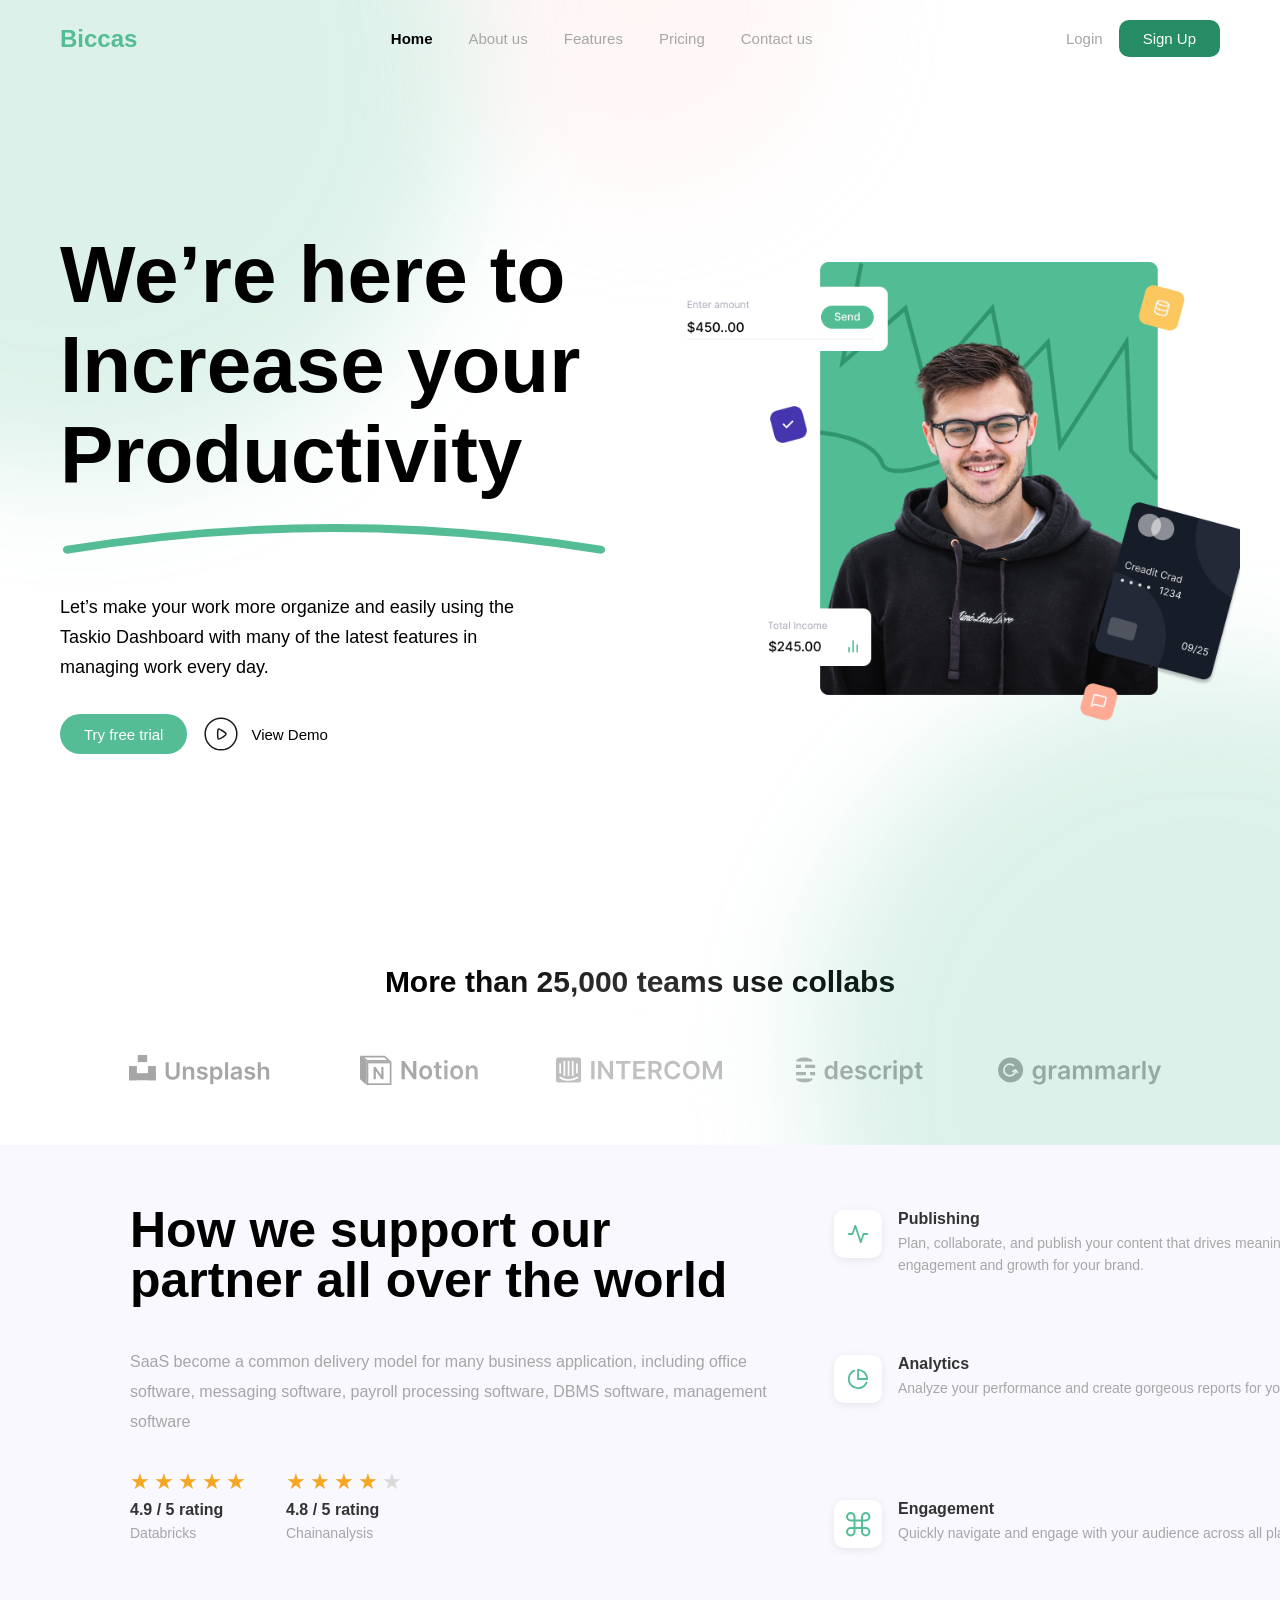
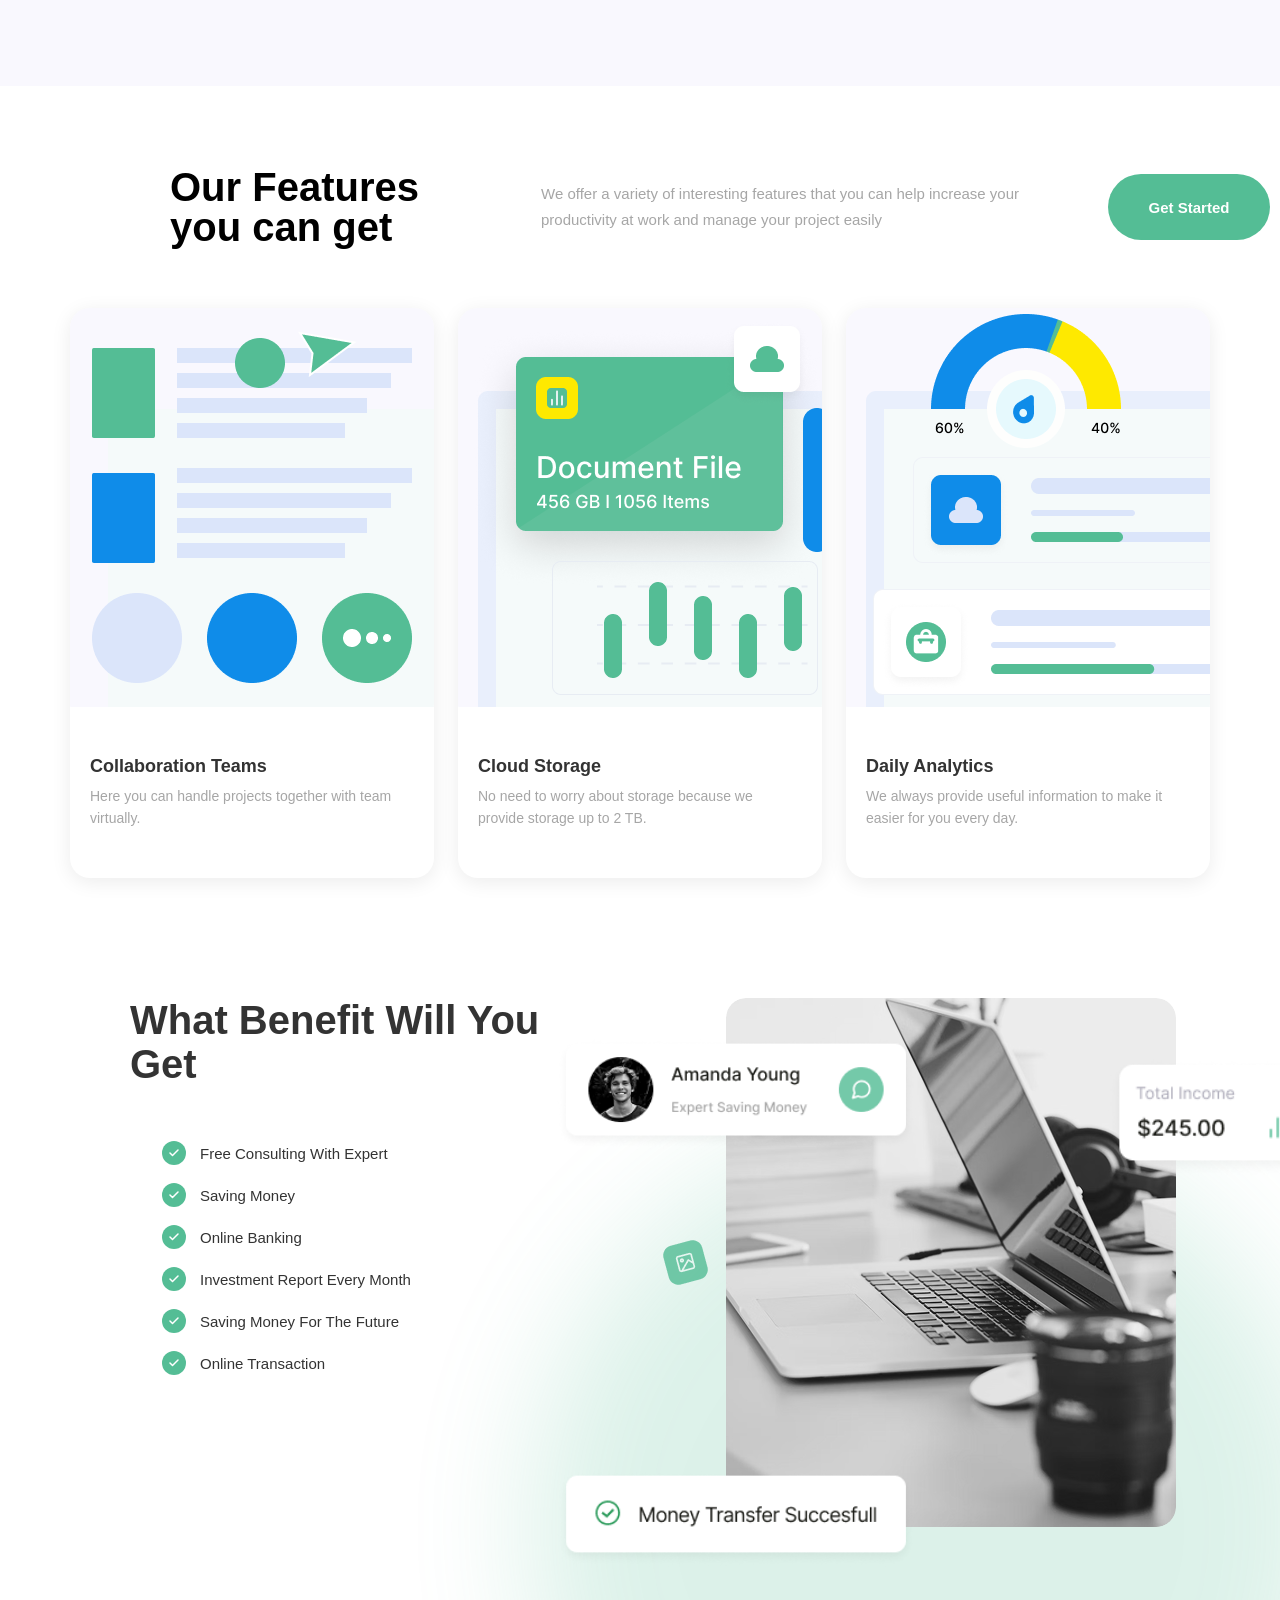
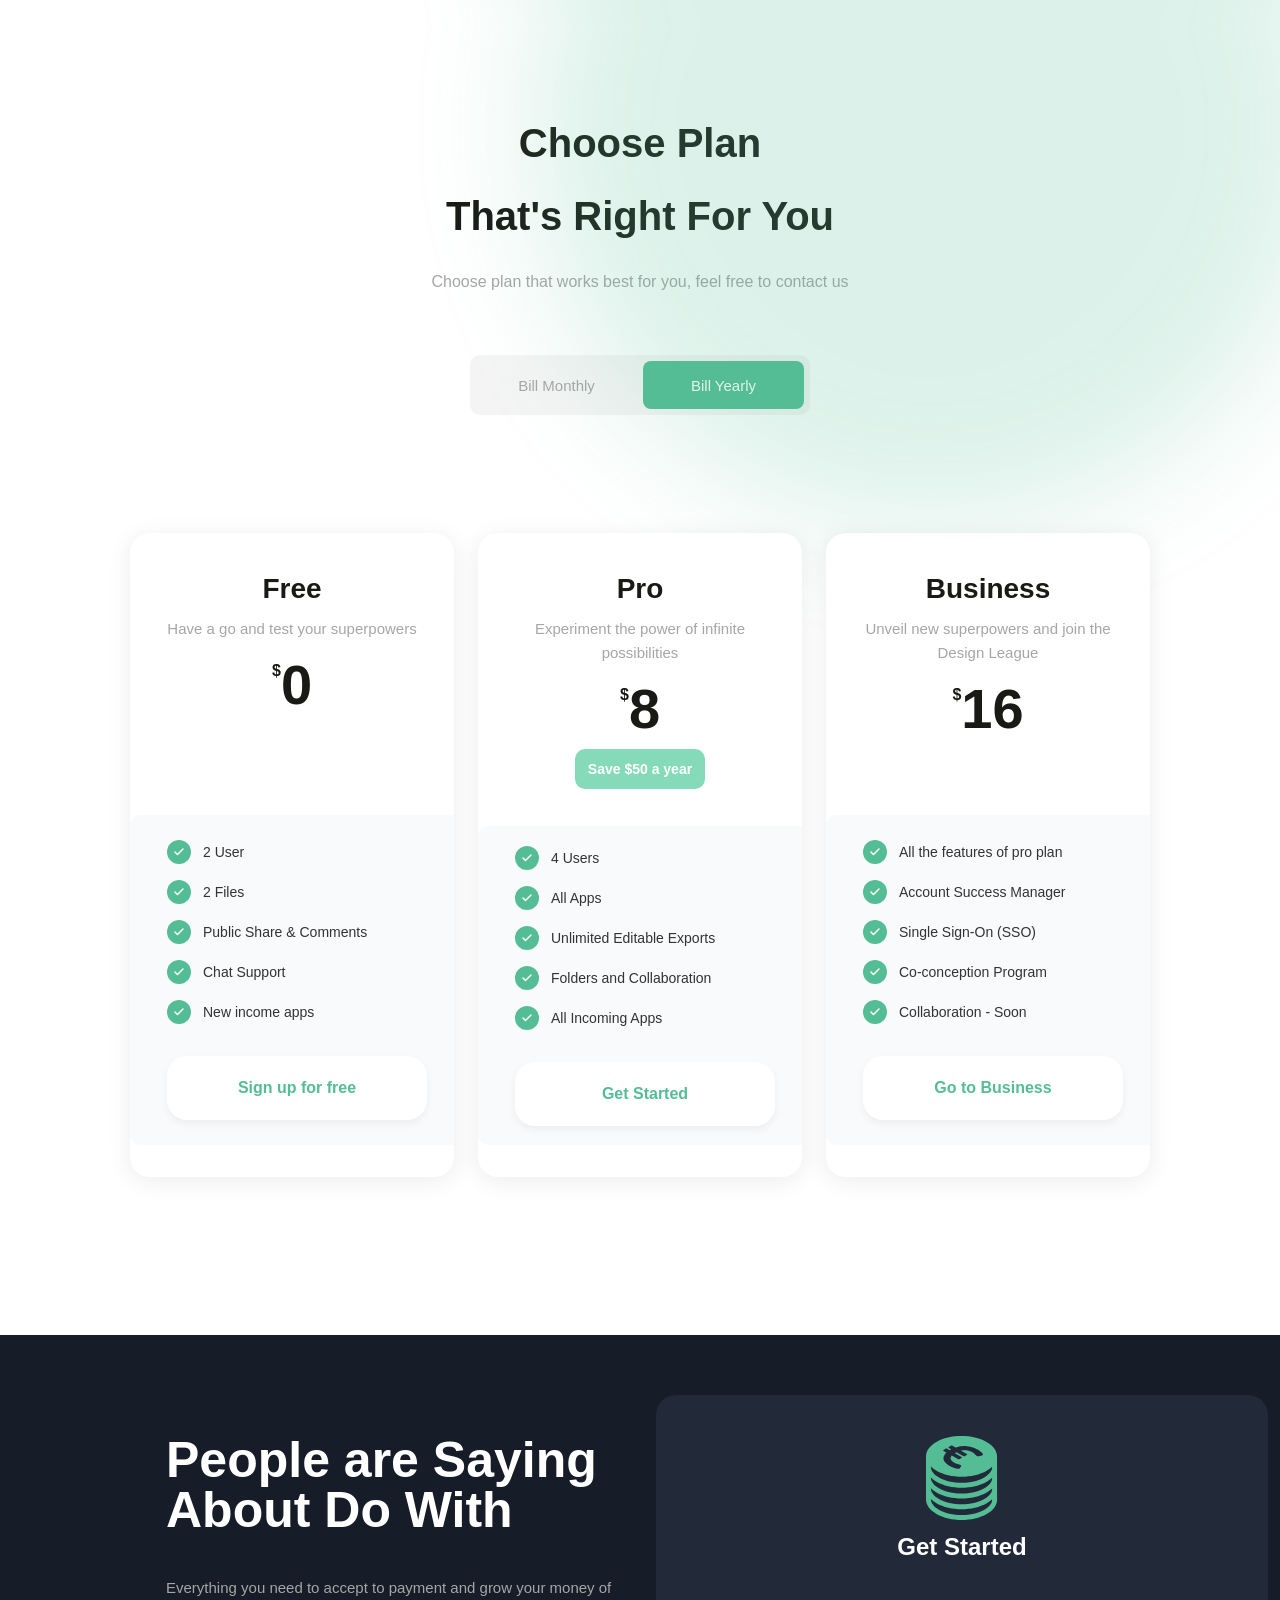
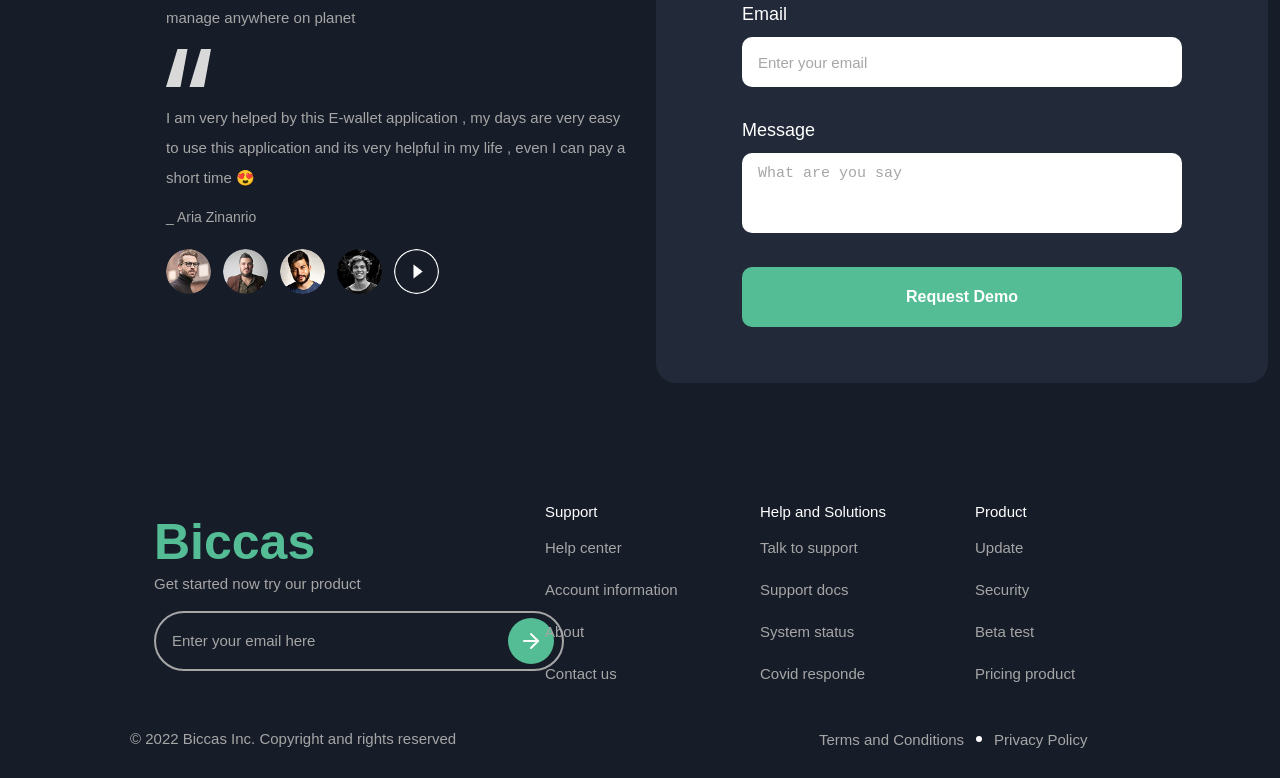
<file: index.html>
<!DOCTYPE html>
<html lang="en">

<head>
    <meta charset="UTF-8">
    <meta name="viewport" content="width=device-width, initial-scale=1.0">
    <title>Biccas</title>
    <link rel="stylesheet" href="style.css">
</head>

<body>

    <div class="container main-wrapper">
        <div class="circle circle-teal circle-top-left"></div>
        <div class="circle circle-teal circle-bottom-right"></div>
        <div class="circle circle-pink circle-top-center"></div>
        <div class="circle circle-white circle-bottom-center"></div>

        <header>
            <div class="logo">Biccas</div>

            <nav>
                <a href="" class="active">Home</a>
                <a href="#about-us">About us</a>
                <a href="#features">Features</a>
                <a href="#pricing">Pricing</a>
                <a href="#contact-us">Contact us</a>
            </nav>

            <div class="header-actions">
                <button class="login-btn">Login</button>
                <button class="signup-btn">Sign Up</button>
            </div>
        </header>

        <section class="hero">
            <div class="hero-content">
                <div class="hero-title">We’re here to Increase your Productivity</div>
                <svg class="hero-curve-line" viewBox="-8 -8 571 76" xmlns="http://www.w3.org/2000/svg"
                    preserveAspectRatio="none">
                    <path d="M 0 55 Q 277 0 555 55" stroke="#54BD95" stroke-width="10" stroke-linecap="round"
                        fill="none" />
                </svg>
                <div class="hero-desc">Let’s make your work more organize and easily using the Taskio Dashboard with
                    many of the latest features in managing
                    work every day.</div>

                <div class="hero-actions">
                    <button class="btn-primary">Try free trial</button>
                    <button class="play-btn"><img src="./public/play.svg" alt="play">View Demo</button>
                </div>
            </div>
            <div class="hero-visuals">
                <img src="./public/hero.png" alt="Hero" class="hero-img">
            </div>
        </section>

        <section class="brands">
            <p class="brands-header">More than 25,000 teams use collabs</p>
            <div class="brand-logos">
                <div class="brand-item"><img src="./public/unsplash.svg" alt="Unsplash"></div>
                <div class="brand-item"><img src="./public/notion.svg" alt="Notion"></div>
                <div class="brand-item"><img src="./public/intercom.svg" alt="Intercom"></div>
                <div class="brand-item"><img src="./public/descript.svg" alt="Descript"></div>
                <div class="brand-item"><img src="./public/grammarly.svg" alt="Grammarly"></div>
            </div>
        </section>
    </div>

    <section class="support" id="about-us">
        <div class="support-left">
            <h2 class="support-title">How we support our partner all over the world</h2>
            <p class="support-details">SaaS become a common delivery model for many business application, including office
                software, messaging software, payroll processing software, DBMS software, management software</p>

            <div class="ratings">
                <div class="rating-item">
                    <div class="stars">
                        <span class="star gold">★</span>
                        <span class="star gold">★</span>
                        <span class="star gold">★</span>
                        <span class="star gold">★</span>
                        <span class="star gold">★</span>
                    </div>
                    <p class="rating-score">4.9 / 5 rating</p>
                    <p class="rating-brand">Databricks</p>
                </div>
                <div class="rating-item">
                    <div class="stars">
                        <span class="star gold">★</span>
                        <span class="star gold">★</span>
                        <span class="star gold">★</span>
                        <span class="star gold">★</span>
                        <span class="star gray">★</span>
                    </div>
                    <p class="rating-score">4.8 / 5 rating</p>
                    <p class="rating-brand">Chainanalysis</p>
                </div>
            </div>
        </div>
        <div class="support-right">
            <div class="support-feature">
                <div class="support-icon-box">
                    <svg xmlns="http://www.w3.org/2000/svg" width="22" height="22" viewBox="0 0 24 24" fill="none"
                        stroke="#54bd95" stroke-width="2" stroke-linecap="round" stroke-linejoin="round">
                        <polyline points="22 12 18 12 15 21 9 3 6 12 2 12" />
                    </svg>
                </div>
                <div class="support-feature-text">
                    <h4>Publishing</h4>
                    <p>Plan, collaborate, and publish your content that drives meaningful engagement and growth for your
                        brand.</p>
                </div>
            </div>
            <div class="support-feature">
                <div class="support-icon-box">
                    <svg xmlns="http://www.w3.org/2000/svg" width="22" height="22" viewBox="0 0 24 24" fill="none"
                        stroke="#54bd95" stroke-width="2" stroke-linecap="round" stroke-linejoin="round">
                        <path d="M21.21 15.89A10 10 0 1 1 8 2.83" />
                        <path d="M22 12A10 10 0 0 0 12 2v10z" />
                    </svg>
                </div>
                <div class="support-feature-text">
                    <h4>Analytics</h4>
                    <p>Analyze your performance and create gorgeous reports for your brand.</p>
                </div>
            </div>
            <div class="support-feature">
                <div class="support-icon-box">
                    <img src="./public/analytics.svg" alt="Analytics">
                </div>
                <div class="support-feature-text">
                    <h4>Engagement</h4>
                    <p>Quickly navigate and engage with your audience across all platforms.</p>
                </div>
            </div>
        </div>
    </section>

    <section class="features" id="features">
        <div class="features-header">
            <h2 class="features-title">Our Features you can get</h2>
            <p class="features-desc">We offer a variety of interesting features that you can help increase your
                productivity at work and manage your project easily</p>
            <button class="btn-get-started">Get Started</button>
        </div>

        <div class="features-grid">
            <div class="feature-card">
                <div class="feature-card-img">
                    <img src="./public/feature3.png" alt="Collaboration Teams">
                </div>
                <div class="feature-card-body">
                    <h3>Collaboration Teams</h3>
                    <p>Here you can handle projects together with team virtually.</p>
                </div>
            </div>
            <div class="feature-card">
                <div class="feature-card-img">
                    <img src="./public/feature2.png" alt="Cloud Storage">
                </div>
                <div class="feature-card-body">
                    <h3>Cloud Storage</h3>
                    <p>No need to worry about storage because we provide storage up to 2 TB.</p>
                </div>
            </div>
            <div class="feature-card">
                <div class="feature-card-img">
                    <img src="./public/feature1.png" alt="Daily Analytics">
                </div>
                <div class="feature-card-body">
                    <h3>Daily Analytics</h3>
                    <p>We always provide useful information to make it easier for you every day.</p>
                </div>
            </div>
        </div>
    </section>

    <section class="benefits">
        <div class="circle circle-teal benefits-circle-br"></div>
        <div class="benefits-left">
            <h2 class="benefits-header">What Benefit Will You Get</h2>
            <div class="benefits-list-box">
                <ul class="benefits-list">
                    <li><span class="check-icon"><svg xmlns="http://www.w3.org/2000/svg" width="12" height="12"
                                viewBox="0 0 24 24" fill="none" stroke="#ffffff" stroke-width="3" stroke-linecap="round"
                                stroke-linejoin="round">
                                <polyline points="20 6 9 17 4 12" />
                            </svg></span>Free Consulting With Expert</li>
                    <li><span class="check-icon"><svg xmlns="http://www.w3.org/2000/svg" width="12" height="12"
                                viewBox="0 0 24 24" fill="none" stroke="#ffffff" stroke-width="3" stroke-linecap="round"
                                stroke-linejoin="round">
                                <polyline points="20 6 9 17 4 12" />
                            </svg></span>Saving Money</li>
                    <li><span class="check-icon"><svg xmlns="http://www.w3.org/2000/svg" width="12" height="12"
                                viewBox="0 0 24 24" fill="none" stroke="#ffffff" stroke-width="3" stroke-linecap="round"
                                stroke-linejoin="round">
                                <polyline points="20 6 9 17 4 12" />
                            </svg></span>Online Banking</li>
                    <li><span class="check-icon"><svg xmlns="http://www.w3.org/2000/svg" width="12" height="12"
                                viewBox="0 0 24 24" fill="none" stroke="#ffffff" stroke-width="3" stroke-linecap="round"
                                stroke-linejoin="round">
                                <polyline points="20 6 9 17 4 12" />
                            </svg></span>Investment Report Every Month</li>
                    <li><span class="check-icon"><svg xmlns="http://www.w3.org/2000/svg" width="12" height="12"
                                viewBox="0 0 24 24" fill="none" stroke="#ffffff" stroke-width="3" stroke-linecap="round"
                                stroke-linejoin="round">
                                <polyline points="20 6 9 17 4 12" />
                            </svg></span>Saving Money For The Future</li>
                    <li><span class="check-icon"><svg xmlns="http://www.w3.org/2000/svg" width="12" height="12"
                                viewBox="0 0 24 24" fill="none" stroke="#ffffff" stroke-width="3" stroke-linecap="round"
                                stroke-linejoin="round">
                                <polyline points="20 6 9 17 4 12" />
                            </svg></span>Online Transaction</li>
                </ul>
            </div>
        </div>
        <div class="benefits-right">
            <div class="benefits-img-wrapper">
                <img src="./public/benefit2.png" alt="Benefit Side" class="benefits-side-img">
                <div class="benefits-main-stack">
                    <img src="./public/benefit1.png" alt="Benefit" class="benefits-main-img">
                    <img src="./public/benefit5.png" alt="Benefit Overlay Top" class="benefits-overlay-top">
                    <img src="./public/benefit4.png" alt="Benefit Overlay Right Top" class="benefits-overlay-right-top">
                    <img src="./public/benefit3.png" alt="Benefit Overlay" class="benefits-overlay-img">
                </div>
            </div>
        </div>
    </section>

    <section class="pricing" id="pricing">
        <div class="circle circle-teal pricing-circle-tr"></div>
        <div class="pricing-header">
            <h2 class="pricing-title">Choose Plan<br>That's Right For You</h2>
            <p class="pricing-desc">Choose plan that works best for you, feel free to contact us</p>
        </div>

        <div class="pricing-toggle">
            <button class="toggle-btn" id="btn-monthly" onclick="setBilling('monthly')">Bill Monthly</button>
            <button class="toggle-btn active" id="btn-yearly" onclick="setBilling('yearly')">Bill Yearly</button>
        </div>

       <div class="pricing-cards">
    <div class="price-card">
        <div class="price-top-section">
            <div class="price-card-content">
                <h3 class="price-plan">Free</h3>
                <p class="price-plan-desc">Have a go and test your superpowers</p>
                <div class="price-amount"><span class="price-currency">$</span><span class="price-value">0</span></div>
            </div>
            <div class="price-hover-circle"></div>
        </div>
        <div class="price-features-box">
            <div class="price-list-wrapper">
                <ul class="price-list">
                    <li><span class="check-icon"><svg xmlns="http://www.w3.org/2000/svg" width="12" height="12" viewBox="0 0 24 24" fill="none" stroke="#ffffff" stroke-width="3" stroke-linecap="round" stroke-linejoin="round"><polyline points="20 6 9 17 4 12" /></svg></span>2 User</li>
                    <li><span class="check-icon"><svg xmlns="http://www.w3.org/2000/svg" width="12" height="12" viewBox="0 0 24 24" fill="none" stroke="#ffffff" stroke-width="3" stroke-linecap="round" stroke-linejoin="round"><polyline points="20 6 9 17 4 12" /></svg></span>2 Files</li>
                    <li><span class="check-icon"><svg xmlns="http://www.w3.org/2000/svg" width="12" height="12" viewBox="0 0 24 24" fill="none" stroke="#ffffff" stroke-width="3" stroke-linecap="round" stroke-linejoin="round"><polyline points="20 6 9 17 4 12" /></svg></span>Public Share &amp; Comments</li>
                    <li><span class="check-icon"><svg xmlns="http://www.w3.org/2000/svg" width="12" height="12" viewBox="0 0 24 24" fill="none" stroke="#ffffff" stroke-width="3" stroke-linecap="round" stroke-linejoin="round"><polyline points="20 6 9 17 4 12" /></svg></span>Chat Support</li>
                    <li><span class="check-icon"><svg xmlns="http://www.w3.org/2000/svg" width="12" height="12" viewBox="0 0 24 24" fill="none" stroke="#ffffff" stroke-width="3" stroke-linecap="round" stroke-linejoin="round"><polyline points="20 6 9 17 4 12" /></svg></span>New income apps</li>
                </ul>
                <button class="price-cta-btn">Sign up for free</button>
            </div>
        </div>
    </div>

    <div class="price-card">
        <div class="price-top-section">
            <div class="price-card-content">
                <h3 class="price-plan">Pro</h3>
                <p class="price-plan-desc">Experiment the power of infinite possibilities</p>
                <div class="price-amount"><span class="price-currency">$</span><span class="price-value">8</span></div>
                <div class="price-save-badge">Save $50 a year</div>
            </div>
            <div class="price-hover-circle"></div>
        </div>
        <div class="price-features-box">
            <div class="price-list-wrapper">
                <ul class="price-list">
                    <li><span class="check-icon"><svg xmlns="http://www.w3.org/2000/svg" width="12" height="12" viewBox="0 0 24 24" fill="none" stroke="#ffffff" stroke-width="3" stroke-linecap="round" stroke-linejoin="round"><polyline points="20 6 9 17 4 12" /></svg></span>4 Users</li>
                    <li><span class="check-icon"><svg xmlns="http://www.w3.org/2000/svg" width="12" height="12" viewBox="0 0 24 24" fill="none" stroke="#ffffff" stroke-width="3" stroke-linecap="round" stroke-linejoin="round"><polyline points="20 6 9 17 4 12" /></svg></span>All Apps</li>
                    <li><span class="check-icon"><svg xmlns="http://www.w3.org/2000/svg" width="12" height="12" viewBox="0 0 24 24" fill="none" stroke="#ffffff" stroke-width="3" stroke-linecap="round" stroke-linejoin="round"><polyline points="20 6 9 17 4 12" /></svg></span>Unlimited Editable Exports</li>
                    <li><span class="check-icon"><svg xmlns="http://www.w3.org/2000/svg" width="12" height="12" viewBox="0 0 24 24" fill="none" stroke="#ffffff" stroke-width="3" stroke-linecap="round" stroke-linejoin="round"><polyline points="20 6 9 17 4 12" /></svg></span>Folders and Collaboration</li>
                    <li><span class="check-icon"><svg xmlns="http://www.w3.org/2000/svg" width="12" height="12" viewBox="0 0 24 24" fill="none" stroke="#ffffff" stroke-width="3" stroke-linecap="round" stroke-linejoin="round"><polyline points="20 6 9 17 4 12" /></svg></span>All Incoming Apps</li>
                </ul>
                <button class="price-cta-btn">Get Started</button>
            </div>
        </div>
    </div>

    <div class="price-card">
        <div class="price-top-section">
            <div class="price-card-content">
                <h3 class="price-plan">Business</h3>
                <p class="price-plan-desc">Unveil new superpowers and join the Design League</p>
                <div class="price-amount"><span class="price-currency">$</span><span class="price-value">16</span></div>
            </div>
            <div class="price-hover-circle"></div>
        </div>
        <div class="price-features-box">
            <div class="price-list-wrapper">
                <ul class="price-list">
                    <li><span class="check-icon"><svg xmlns="http://www.w3.org/2000/svg" width="12" height="12" viewBox="0 0 24 24" fill="none" stroke="#ffffff" stroke-width="3" stroke-linecap="round" stroke-linejoin="round"><polyline points="20 6 9 17 4 12" /></svg></span>All the features of pro plan</li>
                    <li><span class="check-icon"><svg xmlns="http://www.w3.org/2000/svg" width="12" height="12" viewBox="0 0 24 24" fill="none" stroke="#ffffff" stroke-width="3" stroke-linecap="round" stroke-linejoin="round"><polyline points="20 6 9 17 4 12" /></svg></span>Account Success Manager</li>
                    <li><span class="check-icon"><svg xmlns="http://www.w3.org/2000/svg" width="12" height="12" viewBox="0 0 24 24" fill="none" stroke="#ffffff" stroke-width="3" stroke-linecap="round" stroke-linejoin="round"><polyline points="20 6 9 17 4 12" /></svg></span>Single Sign-On (SSO)</li>
                    <li><span class="check-icon"><svg xmlns="http://www.w3.org/2000/svg" width="12" height="12" viewBox="0 0 24 24" fill="none" stroke="#ffffff" stroke-width="3" stroke-linecap="round" stroke-linejoin="round"><polyline points="20 6 9 17 4 12" /></svg></span>Co-conception Program</li>
                    <li><span class="check-icon"><svg xmlns="http://www.w3.org/2000/svg" width="12" height="12" viewBox="0 0 24 24" fill="none" stroke="#ffffff" stroke-width="3" stroke-linecap="round" stroke-linejoin="round"><polyline points="20 6 9 17 4 12" /></svg></span>Collaboration - Soon</li>
                </ul>
                <button class="price-cta-btn">Go to Business</button>
            </div>
        </div>
    </div>
</div>
    </section>

    <section class="cta-footer-section" id="contact-us">
        <div class="cta-left">
            <h2 class="cta-header">People are Saying About Do With</h2>
            <p class="cta-desc">Everything you need to accept to payment and grow your money of manage anywhere on
                planet</p>
            <img src="./public/footer1.png" alt="Testimonial" class="cta-avatar">
            <p class="cta-testimonial">I am very helped by this E-wallet application , my days are very easy to use
                this application and its very helpful in my life , even I can pay a short time 😍</p>
            <p class="cta-author">_ Aria Zinanrio</p>
            <div class="cta-avatars-grid">
                <img src="./public/contact1.png" alt="" class="cta-grid-img">
                <img src="./public/contact2.png" alt="" class="cta-grid-img">
                <img src="./public/contact3.png" alt="" class="cta-grid-img">
                <img src="./public/contact4.png" alt="" class="cta-grid-img">
                <img src="./public/play2.png" alt="" class="cta-grid-img cta-grid-play">
            </div>
        </div>
        <div class="cta-right">
            <div class="cta-form-box">
                <div class="cta-form-header">
                    <img src="./public/getstarted.svg" alt="Get Started" class="cta-form-icon">
                    <h3 class="cta-form-title">Get Started</h3>
                </div>
                <div class="cta-input-box">
                    <div class="cta-field">
                        <label class="cta-label">Email</label>
                        <input type="email" class="cta-input" placeholder="Enter your email">
                    </div>
                    <div class="cta-field cta-field-message">
                        <label class="cta-label">Message</label>
                        <textarea class="cta-input cta-textarea" placeholder="What are you say"></textarea>
                    </div>
                    <button class="cta-request-btn">Request Demo</button>
                </div>
            </div>
        </div>
    </section>

    <footer class="footer">
        <div class="footer-top">
            <div class="footer-info-box">
                <div class="footer-brand">Biccas</div>
                <p class="footer-tagline">Get started now try our product</p>
                <div class="footer-email-box">
                    <input type="email" class="footer-email-input" placeholder="Enter your email here">
                    <button class="footer-email-btn">
                        <svg xmlns="http://www.w3.org/2000/svg" width="24" height="24" viewBox="0 0 24 24" fill="none"
                            stroke="#ffffff" stroke-width="2" stroke-linecap="round" stroke-linejoin="round">
                            <line x1="5" y1="12" x2="19" y2="12" />
                            <polyline points="12 5 19 12 12 19" />
                        </svg>
                    </button>
                </div>
            </div>
            <div class="footer-nav-links">
                <div class="footer-nav-col">
                    <h4 class="footer-nav-title">Support</h4>
                    <ul class="footer-nav-list">
                        <li>Help center</li>
                        <li>Account information</li>
                        <li>About</li>
                        <li>Contact us</li>
                    </ul>
                </div>
                <div class="footer-nav-col">
                    <h4 class="footer-nav-title">Help and Solutions</h4>
                    <ul class="footer-nav-list">
                        <li>Talk to support</li>
                        <li>Support docs</li>
                        <li>System status</li>
                        <li>Covid responde</li>
                    </ul>
                </div>
                <div class="footer-nav-col">
                    <h4 class="footer-nav-title">Product</h4>
                    <ul class="footer-nav-list">
                        <li>Update</li>
                        <li>Security</li>
                        <li>Beta test</li>
                        <li>Pricing product</li>
                    </ul>
                </div>
            </div>
        </div>
        <div class="footer-bottom">
            <p class="footer-copy">&copy; 2022 Biccas Inc. Copyright and rights reserved</p>
            <div class="footer-links">
                <a href="#" class="footer-link">Terms and Conditions</a>
                <span class="footer-dot"></span>
                <a href="#" class="footer-link">Privacy Policy</a>
            </div>
        </div>
    </footer>

    <script>
        const navLinks = document.querySelectorAll('nav a');
        navLinks.forEach(link => {
            link.addEventListener('click', () => {
                navLinks.forEach(l => l.classList.remove('active'));
                link.classList.add('active');
            });
        });
        function setBilling(type) {
            document.querySelectorAll('.toggle-btn').forEach(b => b.classList.remove('active'));
            document.getElementById('btn-' + type).classList.add('active');
        }
    </script>
</body>

</html>
</file>
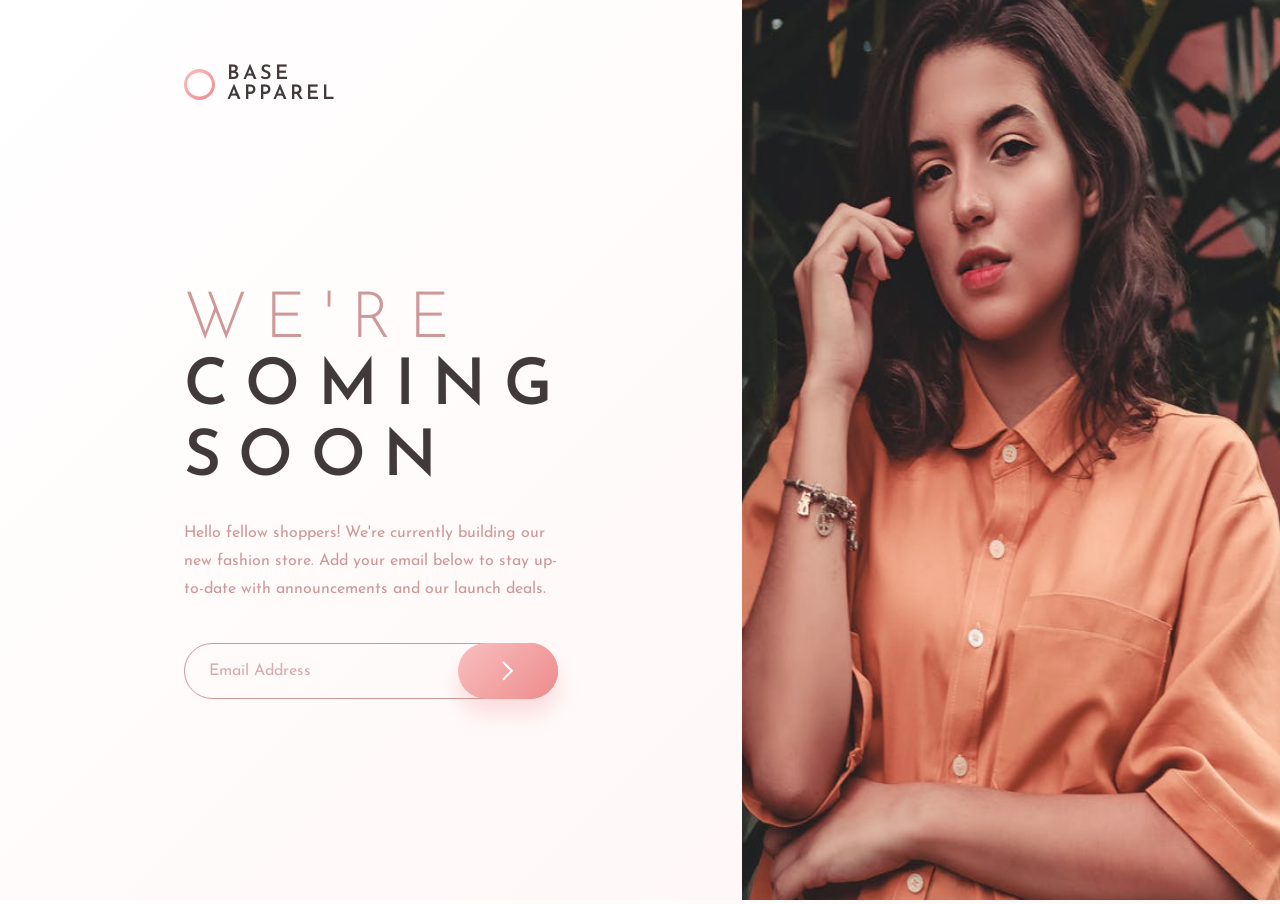
<file: BaseApparel/index.html>
<!DOCTYPE html>
<html lang="en">
<head>
  <meta charset="UTF-8">
  <meta name="viewport" content="width=device-width, initial-scale=1.0">
  <title>Base Apparel - Coming Soon</title>
  <link rel="preconnect" href="https://fonts.googleapis.com">
  <link rel="preconnect" href="https://fonts.gstatic.com" crossorigin>
  <link href="https://fonts.googleapis.com/css2?family=Josefin+Sans:wght@300;400;600&display=swap" rel="stylesheet">
  <link rel="stylesheet" href="style.css">
</head>
<body>

  <div class="wrapper">
    <header class="header">
      <img src="./public/Combined Shape.svg" alt="Logo">
      <div class="logo-text">BASE<br>APPAREL</div>
    </header>

    <div class="hero" aria-label="Portrait of a female model wearing an orange shirt">
      <img src="./public/Bitmap.png" alt="">
    </div>

    <main class="content">
      <h1>
        <span class="title-light">WE'RE</span>
        <span class="title-dark">COMING SOON</span>
      </h1>
      
      <p>Hello fellow shoppers! We're currently building our new fashion store. Add your email below to stay up-to-date with announcements and our launch deals.</p>
      
      <form class="email-form" onsubmit="event.preventDefault();">
        <div class="input-group">
          <input type="email" placeholder="Email Address" required>
          
          <svg class="error-icon" xmlns="http://www.w3.org/2000/svg" width="24" height="24" viewBox="0 0 24 24" fill="none">
            <circle cx="12" cy="12" r="12" fill="#EE8B8B"/>
            <path d="M12 7v6m0 4h.01" stroke="#FFF" stroke-width="2" stroke-linecap="round"/>
          </svg>

          <button type="submit" class="submit-btn" aria-label="Submit email address">
            <svg xmlns="http://www.w3.org/2000/svg" width="12" height="20" viewBox="0 0 12 20">
              <path fill="none" stroke="#FFF" stroke-width="2" d="M1 1l8.836 8.836L1 18.671"/>
            </svg>
          </button>
        </div>
        <div class="error-msg">Please provide a valid email</div>
      </form>
    </main>
  </div>

</body>
</html>
</file>
<file: style.css>
* {
	margin: 0;
	padding: 0;
	box-sizing: border-box;
}

body {
	background-color: #ffffff;
	font-family: sans-serif;
}

header {
	background-color: transparent;
	display: flex;
	align-items: center;
	justify-content: space-between;
	padding: 20px 60px;
	position: relative;
	z-index: 1;
}

.logo {
	color: #54bd95;
	font-size: 24px;
	font-weight: 700;
}

nav {
	display: flex;
	gap: 36px;
	list-style: none;
}

nav a {
	text-decoration: none;
	color: #a6a6a6;
	font-size: 15px;
}

nav a:hover {
	color: #258c64;
}

nav a.active {
	color: black;
	font-weight: 600;
}

.header-actions {
	display: flex;
	align-items: center;
	gap: 16px;
}

.login-btn {
	background: transparent;
	border: none;
	color: #a6a6a6;
	font-size: 15px;
	cursor: pointer;
}

.signup-btn {
	background-color: #258c64;
	color: #ffffff;
	border: none;
	border-radius: 10px;
	padding: 10px 24px;
	font-size: 15px;
	cursor: pointer;
}

.signup-btn:hover {
	opacity: 0.9;
}

.container.main-wrapper {
	position: relative;
	overflow: hidden;
}

.hero {
	min-height: calc(100vh - 70px);
	display: flex;
	align-items: center;
	position: relative;
	z-index: 1;
}

.hero-content {
	width: 50%;
	padding: 32px 32px 32px 60px;
	display: flex;
	flex-direction: column;
	align-items: flex-start;
	justify-content: center;
}

.hero-actions {
	display: flex;
	align-items: center;
	gap: 14px;
	margin-top: 32px;
}

.btn-primary {
	background-color: #54bd95;
	color: #ffffff;
	border: none;
	border-radius: 20px;
	padding: 10px 24px;
	font-size: 15px;
	cursor: pointer;
	height: 40px;
}

.play-btn {
	display: flex;
	align-items: center;
	gap: 10px;
	width: 152px;
	height: 40px;
	background: transparent;
	border: none;
	font-size: 15px;
	cursor: pointer;
}

.play-btn img {
	width: 40px;
	height: 40px;
}

.hero-title {
	width: 100%;
	max-width: 555px;
	height: 270px;
	font-weight: 700;
	font-size: 80px;
	line-height: 90px;
	letter-spacing: 0%;
	opacity: 1;
}

.hero-desc {
	width: 100%;
	max-width: 461px;
	height: 90px;
	font-weight: 500;
	font-size: 18px;
	line-height: 30px;
	letter-spacing: 0%;
	opacity: 1;
	margin-top: 32px;

}

.hero-curve-line {
	width: 100%;
	max-width: 555px;
	height: 60px;
	opacity: 1;
}

.hero-visuals {
	width: 50%;
	padding: 32px 40px 32px 32px;
	display: flex;
	align-items: center;
	justify-content: center;
}

.hero-img {
	width: 100%;
	height: auto;
	opacity: 1;
}

.brands {
	padding: 60px 60px;
	text-align: center;
}

.brands-header {
	width: 720px;
	height: 48px;
	font-size: 30px;
	font-weight: 700;
	line-height: 100%;
	letter-spacing: 0%;
	text-align: center;
	opacity: 1;
	margin: 0 auto 40px auto;
}

.brand-logos {
	display: flex;
	justify-content: center;
	align-items: center;
	gap: 24px;
	flex-wrap: wrap;
}

.brand-item {
	width: 196px;
	height: 30px;
	background-color: #ffffff;
	display: flex;
	align-items: center;
	justify-content: center;
	overflow: hidden;
}

.brand-item img {
	max-width: 100%;
	max-height: 100%;
	object-fit: contain;
}

.features {
	background-color: #ffffff;
	padding: 60px 130px;
}

.cta-footer-section {
	background-color: #161c28;
	display: flex;
	align-items: center;
	padding: 60px 130px;
	gap: 60px;
}

.cta-left {
	width: 550px;
	min-width: 466px;
	height: 588px;
	padding: 40px 36px;
	display: flex;
	flex-direction: column;
	gap: 16px;
}

.cta-header {
	width: 444px;
	height: 122px;
	font-size: 50px;
	font-weight: 600;
	color: #ffffff;
	line-height: 100%;
	letter-spacing: 0%;
	opacity: 1;
}

.cta-desc {
	width: 461px;
	height: 60px;
	font-size: 15px;
	font-weight: 200;
	color: #a6a6a6;
	line-height: 30px;
	letter-spacing: 0%;
	opacity: 1;
}

.cta-avatar {
	width: 45px;
	height: 38px;
	object-fit: cover;
}

.cta-testimonial {
	width: 461px;
	height: 90px;
	font-size: 15px;
	font-weight: 300;
	color: #a6a6a6;
	line-height: 30px;
	letter-spacing: 0%;
	opacity: 1;
}

.cta-author {
	font-size: 14px;
	font-weight: 500;
	color: #a6a6a6;
}

.cta-avatars-grid {
	display: flex;
	gap: 12px;
	align-items: center;
	margin-top: 8px;
}

.cta-grid-img {
	width: 45px;
	height: 45px;
	object-fit: cover;
	border-radius: 50%;
}

.cta-grid-play {
	filter: brightness(0) invert(1);
}

.cta-right {
	flex: 1;
}

.cta-form-box {
	width: 612px;
	height: 588px;
	background-color: #222938;
	border-radius: 20px;
	padding: 40px;
	display: flex;
	flex-direction: column;
	align-items: center;
}

.cta-form-header {
	display: flex;
	flex-direction: column;
	align-items: center;
	gap: 12px;
}

.cta-form-icon {
	width: 72px;
	height: 86px;
	object-fit: contain;
	opacity: 1;
}

.cta-form-title {
	font-size: 24px;
	font-weight: 600;
	color: #ffffff;
}

.cta-input-box {
	width: 480px;
	height: 370px;
	border-radius: 10px;
	margin-top: 20px;
	display: flex;
	flex-direction: column;
	align-items: center;
	justify-content: space-between;
	padding: 24px 16px 16px;
}

.cta-field {
	width: 440px;
	height: 92px;
	display: flex;
	flex-direction: column;
	gap: 10px;
}

.cta-label {
	width: 51px;
	height: 22px;
	font-size: 18px;
	font-weight: 500;
	line-height: 100%;
	letter-spacing: 0%;
	color: #ffffff;
}

.cta-input {
	width: 440px;
	height: 50px;
	border-radius: 10px;
	border: none;
	background-color: #ffffff;
	padding: 0 16px;
	font-size: 15px;
	color: #333333;
	outline: none;
}

.cta-input::placeholder {
	color: #a6a6a6;
}

.cta-field-message {
	width: 440px;
	height: 122px;
}

.cta-textarea {
	width: 440px;
	height: 80px;
	border-radius: 10px;
	border: none;
	background-color: #ffffff;
	padding: 12px 16px;
	font-size: 15px;
	color: #333333;
	outline: none;
	resize: none;
}

.cta-textarea::placeholder {
	color: #a6a6a6;
}

.cta-request-btn {
	width: 440px;
	height: 60px;
	border-radius: 10px;
	background-color: #54bd95;
	border: none;
	color: #ffffff;
	font-size: 16px;
	font-weight: 600;
	cursor: pointer;
}

.cta-request-btn:hover {
	opacity: 0.9;
}

.footer {
	background-color: #161c28;
	padding: 60px 130px 24px;
}

.footer-top {
	margin-bottom: 40px;
	display: flex;
	justify-content: space-between;
	align-items: flex-start;
}

.footer-nav-links {
	width: 587px;
	display: flex;
	gap: 40px;
	justify-content: flex-end;
	margin-left: auto;
}

.footer-nav-col {
	width: 175px;
}

.footer-nav-title {
	font-size: 15px;
	font-weight: 500;
	color: #ffffff;
	margin-bottom: 16px;
}

.footer-nav-list {
	list-style: none;
	display: flex;
	flex-direction: column;
	gap: 20px;
}

.footer-nav-list li {
	width: 175px;
	height: 22px;
	white-space: nowrap;
	font-size: 15px;
	font-weight: 500;
	line-height: 100%;
	letter-spacing: 0%;
	color: #a6a6a6;
	cursor: pointer;
	display: flex;
	align-items: center;
}

.footer-nav-list li:hover {
	color: #ffffff;
}

.footer-info-box {
	width: 410px;
	height: 180px;
	padding: 24px;
}

.footer-brand {
	width: 160px;
	height: 30px;
	font-size: 50px;
	font-weight: 600;
	line-height: 30px;
	letter-spacing: 0%;
	color: #54bd95;
}

.footer-tagline {
	width: 286px;
	height: 30px;
	font-size: 15px;
	font-weight: 500;
	line-height: 30px;
	letter-spacing: 0%;
	color: #a6a6a6;
	margin-top: 12px;
}

.footer-email-box {
	width: 410px;
	height: 60px;
	border: 2px solid #a6a6a6;
	border-radius: 35px;
	display: flex;
	align-items: center;
	justify-content: space-between;
	padding: 0 8px 0 16px;
	margin-top: 12px;
}

.footer-email-input {
	width: 184px;
	height: 30px;
	background: transparent;
	border: none;
	outline: none;
	font-size: 15px;
	font-weight: 500;
	line-height: 30px;
	letter-spacing: 0%;
	color: #a6a6a6;
}

.footer-email-input::placeholder {
	color: #a6a6a6;
}

.footer-email-btn {
	width: 46px;
	height: 46px;
	background-color: #54bd95;
	border: none;
	border-radius: 30px;
	display: flex;
	align-items: center;
	justify-content: center;
	cursor: pointer;
	flex-shrink: 0;
}

.footer-email-btn:hover {
	opacity: 0.9;
}

.footer-bottom {
	display: flex;
	align-items: center;
	justify-content: space-between;
}

.footer-copy {
	width: 425px;
	height: 30px;
	font-size: 15px;
	font-weight: 500;
	line-height: 30px;
	letter-spacing: 0%;
	color: #a6a6a6;
}

.footer-links {
	width: 331px;
	height: 30px;
	display: flex;
	align-items: center;
	gap: 12px;
}

.footer-link {
	font-size: 15px;
	font-weight: 500;
	color: #a6a6a6;
	text-decoration: none;
}

.footer-link:hover {
	color: #ffffff;
}

.footer-dot {
	width: 6px;
	height: 6px;
	background-color: #ffffff;
	border-radius: 50%;
	flex-shrink: 0;
}

.pricing {
	background-color: #ffffff;
	padding: 80px 130px;
	position: relative;
	overflow: hidden;
}

.pricing-circle-tr {
	width: 2000px;
	height: 2000px;
	top: -300px;
	right: -50px;
}

.pricing-header {
	text-align: center;
	margin-bottom: 60px;
}

.pricing-title {
	width: 492px;
	height: 146px;
	font-size: 40px;
	font-weight: 700;
	line-height: 73px;
	letter-spacing: 0%;
	text-align: center;
	color: #191a15;
	margin: 0 auto 16px auto;
	opacity: 1;
}

.pricing-desc {
	font-size: 16px;
	font-weight: 400;
	color: #a6a6a6;
	line-height: 26px;
	text-align: center;
}

.pricing-toggle {
	width: 340px;
	height: 60px;
	border-radius: 10px;
	background-color: #f4f4f4;
	display: flex;
	align-items: center;
	margin: 24px auto 0;
	padding: 6px;
	gap: 6px;
}

.toggle-btn {
	flex: 1;
	height: 100%;
	border: none;
	border-radius: 8px;
	background: transparent;
	font-size: 15px;
	font-weight: 500;
	color: #a6a6a6;
	cursor: pointer;
	transition:
		background 0.2s,
		color 0.2s;
}

.toggle-btn.active {
	background-color: #54bd95;
	color: #ffffff;
}

.pricing-cards {
    display: flex;
    align-items: center;
    justify-content: center;
    gap: 24px;
    margin-top: 40px;
    min-height: 800px; /* Prevents layout jumps when a card expands */
}

.price-card {
    width: 374px;
    height: 644px;
    border-radius: 20px;
    overflow: hidden;
    background-color: #ffffff;
    box-shadow: 0 4px 24px rgba(0, 0, 0, 0.08);
    display: flex;
    flex-direction: column;
    transition: all 0.3s ease;
    position: relative;
}

/* Hover effect triggers the green transformation */
.price-card:hover {
    height: 776px;
    background-color: #54bd95;
}

.price-top-section {
    position: relative;
    overflow: hidden;
    flex-grow: 1;
    display: flex;
    flex-direction: column;
    justify-content: flex-start;
    z-index: 1;
}

.price-card-content {
    padding: 40px 32px;
    text-align: center;
    position: relative;
    z-index: 2;
}

/* The ellipse (hidden by default) */
.price-hover-circle {
    position: absolute;
    width: 600px;
    height: 600px;
    top: 146px;
    left: -113px;
    background-color: #6bc2a1;
    border-radius: 50%;
    opacity: 0;
    z-index: 0;
    transition: opacity 0.3s ease;
    pointer-events: none;
}

.price-card:hover .price-hover-circle {
    opacity: 1;
}

.price-save-badge {
    width: 130px;
    height: 40px;
    background-color: #85dab9;
    border-radius: 10px;
    display: flex;
    align-items: center;
    justify-content: center;
    margin: 12px auto 8px;
    font-size: 14px;
    font-weight: 600;
    color: #ffffff;
}

/* Smooth text color transitions */
.price-plan {
    font-size: 28px;
    font-weight: 700;
    color: #191a15;
    margin-bottom: 12px;
    transition: color 0.3s ease;
}

.price-plan-desc {
    font-size: 15px;
    font-weight: 400;
    color: #a6a6a6;
    line-height: 24px;
    width: 251px;
    margin: 0 auto;
    display: flex;
    align-items: center;
    justify-content: center;
    transition: color 0.3s ease;
}

.price-amount {
    display: inline-flex;
    align-items: flex-start;
    margin: 16px auto 0;
}

.price-currency {
    font-size: 16px;
    font-weight: 600;
    color: #191a15;
    line-height: 1;
    padding-top: 6px;
    transition: color 0.3s ease;
}

.price-value {
    font-size: 56px;
    font-weight: 700;
    color: #191a15;
    line-height: 1;
    transition: color 0.3s ease;
}

/* Applying white text on hover */
.price-card:hover .price-plan,
.price-card:hover .price-plan-desc,
.price-card:hover .price-currency,
.price-card:hover .price-value {
    color: #ffffff;
}

.price-features-box {
    width: 334px;
    height: 330px;
    border-radius: 10px;
    margin: 0 auto 32px auto;
    z-index: 2;
    position: relative;
    background-color: #f9fafb;
    display: flex;
    align-items: center;
    justify-content: center;
    transition: background-color 0.3s ease;
}

.price-card:hover .price-features-box {
    background-color: #ffffff;
}

.price-list-wrapper {
    width: 260px;
    display: flex;
    flex-direction: column;
    gap: 32px;
}

.price-list {
    list-style: none;
    display: flex;
    flex-direction: column;
    gap: 16px;
}

.price-list li {
    display: flex;
    align-items: center;
    gap: 12px;
    font-size: 14px;
    font-weight: 500;
    color: #333333;
}

/* Animating the checkmarks */
.price-card .check-icon {
    width: 24px;
    height: 24px;
    min-width: 24px;
    background-color: #54bd95;
    border-radius: 50%;
    display: flex;
    align-items: center;
    justify-content: center;
    transition: background-color 0.3s ease;
}

.price-card .check-icon svg {
    transition: stroke 0.3s ease;
}

.price-card:hover .check-icon {
    background-color: #ffffff;
}

.price-card:hover .check-icon svg {
    stroke: #54bd95 !important;
}

/* Animating the CTA button */
.price-cta-btn {
    width: 260px;
    height: 64px;
    border-radius: 20px;
    border: none;
    background-color: #ffffff;
    box-shadow: 0px 4px 9px 0px rgba(0, 0, 0, 0.05);
    color: #54bd95;
    font-size: 16px;
    font-weight: 600;
    cursor: pointer;
    transition: all 0.3s ease;
}

.price-card:hover .price-cta-btn {
    background-color: #54bd95;
    color: #ffffff;
}

.benefits {
	background-color: #ffffff;
	padding: 60px 130px 100px;
	display: flex;
	align-items: flex-start;
	gap: 60px;
	position: relative;
	overflow: hidden;
}

.benefits-circle-br {
	width: 2000px;
	height: 2000px;
	bottom: -300px;
	right: -50px;
}

.benefits-left {
	width: 471px;
	min-width: 471px;
}

.benefits-header {
	font-size: 40px;
	font-weight: 700;
	line-height: 110%;
	color: #333333;
	margin-bottom: 32px;
}

.benefits-list-box {
	width: 471px;
	height: 280px;
	border-radius: 16px;
	background-color: #ffffff;
	padding: 28px 32px;
	display: flex;
	align-items: center;
}

.benefits-list {
	list-style: none;
	display: flex;
	flex-direction: column;
	gap: 18px;
	width: 100%;
}

.benefits-list li {
	display: flex;
	align-items: center;
	gap: 14px;
	font-size: 15px;
	font-weight: 500;
	color: #333333;
}

.check-icon {
	width: 24px;
	height: 24px;
	min-width: 24px;
	background-color: #54bd95;
	border-radius: 50%;
	display: flex;
	align-items: center;
	justify-content: center;
}

.benefits-right {
	flex: 1;
	display: flex;
	justify-content: flex-end;
}

.benefits-img-wrapper {
	display: flex;
	align-items: center;
	gap: 16px;
}

.benefits-side-img {
	width: 10%;
	height: auto;
	flex-shrink: 0;
}

.benefits-main-stack {
	position: relative;
	width: 450px;
	height: 529px;
	flex-shrink: 0;
}

.benefits-main-img {
	width: 450px;
	height: 529px;
	object-fit: cover;
	border-radius: 20px;
	display: block;
}

.benefits-overlay-img {
	position: absolute;
	bottom: -40px;
	left: -170px;
	width: 360px;
	height: auto;
	background: transparent;
}

.benefits-overlay-top {
	position: absolute;
	top: 40px;
	left: -170px;
	width: 360px;
	height: auto;
	background: transparent;
}

.benefits-overlay-right-top {
	position: absolute;
	top: 60px;
	right: -144px;
	width: auto;
	height: 120px;
	background: transparent;
}

.features-grid {
	display: grid;
	grid-template-columns: repeat(3, 364px);
	gap: 24px;
	margin-top: 40px;
	justify-content: center;
}

.feature-card {
	width: 364px;
	height: 570px;
	border-radius: 20px;
	overflow: hidden;
	background-color: #ffffff;
	box-shadow: 0 4px 20px rgba(0, 0, 0, 0.08);
	display: flex;
	flex-direction: column;
}

.feature-card-img {
	height: 70%;
	overflow: hidden;
}

.feature-card-img img {
	width: 100%;
	height: 100%;
	object-fit: cover;
}

.feature-card-body {
	height: 30%;
	padding: 16px 20px;
	display: flex;
	flex-direction: column;
	justify-content: center;
	gap: 8px;
}

.feature-card-body h3 {
	font-size: 18px;
	font-weight: 600;
	color: #333333;
}

.feature-card-body p {
	font-size: 14px;
	font-weight: 400;
	color: #a6a6a6;
	line-height: 22px;
}

.features-header {
	width: 1180px;
	height: 122px;
	border-radius: 70px;
	background-color: #ffffff;
	display: flex;
	align-items: center;
	padding: 0 40px;
	gap: 40px;
}

.features-title {
	width: 331px;
	min-width: 331px;
	height: 122px;
	font-weight: 600;
	font-size: 40px;
	line-height: 100%;
	letter-spacing: 0%;
	display: flex;
	align-items: center;
}

.features-desc {
	flex: 1;
	font-size: 15px;
	font-weight: 400;
	color: #a6a6a6;
	line-height: 26px;
}

.btn-get-started {
	width: 162px;
	min-width: 162px;
	height: 66px;
	background-color: #54bd95;
	color: #ffffff;
	border: none;
	border-radius: 70px;
	font-size: 15px;
	font-weight: 600;
	cursor: pointer;
}

.btn-get-started:hover {
	opacity: 0.9;
}

.support {
	background-color: #f9f8fe;
	height: 541px;
	display: flex;
	align-items: center;
	padding: 0 130px;
	gap: 60px;
}

.support-left {
	width: 644px;
	height: 421px;
}

.support-right {
	width: 50%;
}

.support-title {
	width: 617px;
	height: 122px;
	font-weight: 600;
	font-size: 50px;
	line-height: 100%;
	letter-spacing: 0%;
	opacity: 1;
}

.support-details {
	width: 644px;
	height: 90px;
	font-weight: 500;
	font-size: 16px;
	line-height: 30px;
	letter-spacing: 0%;
	color: #a6a6a6;
	opacity: 1;
	margin-top: 20px;
}

.ratings {
	display: flex;
	gap: 40px;
	margin-top: 32px;
}

.rating-item {
	display: flex;
	flex-direction: column;
	gap: 6px;
}

.stars {
	display: flex;
	gap: 4px;
}

.star {
	font-size: 22px;
}

.star.gold {
	color: #f5a623;
}

.star.gray {
	color: #d9d9d9;
}

.rating-score {
	font-size: 16px;
	font-weight: 600;
	color: #333333;
}

.rating-brand {
	font-size: 14px;
	font-weight: 500;
	color: #a6a6a6;
}

.support-right {
	width: 509px;
	height: 411px;
	display: flex;
	flex-direction: column;
	gap: 24px;
}

.support-feature {
	width: 509px;
	height: 137px;
	display: flex;
	align-items: flex-start;
	gap: 16px;
}

.support-icon-box {
	width: 48px;
	height: 48px;
	background-color: #ffffff;
	border-radius: 10px;
	display: flex;
	align-items: center;
	justify-content: center;
	flex-shrink: 0;
	box-shadow: 0 2px 8px rgba(0, 0, 0, 0.08);
}

.support-feature-text h4 {
	font-size: 16px;
	font-weight: 600;
	color: #333333;
	margin-bottom: 4px;
}

.support-feature-text p {
	font-size: 14px;
	font-weight: 400;
	color: #a6a6a6;
	line-height: 22px;
}

.circle {
	position: absolute;
	border-radius: 50%;
	z-index: 0;
}

.circle-teal {
	background-color: #54bd95;
	filter: blur(60px);
	opacity: 0.2;
	width: 800px;
	height: 800px;
}

.circle-top-left {
	top: -325px;
	left: -325px;
}

.circle-bottom-right {
	bottom: -325px;
	right: -325px;
}

.circle-pink {
	background-color: #ffd6d6;
	filter: blur(60px);
	opacity: 0.2;
	width: 380px;
	height: 380px;
	top: -190px;
	left: 50%;
	transform: translateX(-50%);
}

.circle-white {
	background-color: #ffffff;
	filter: blur(50px);
	opacity: 0.3;
	width: 360px;
	height: 360px;
	bottom: -180px;
	left: 50%;
	transform: translateX(-50%);
	border: 2px solid rgba(200, 200, 200, 0.3);
}
</file>
<file: BaseApparel/style.css>
:root {
      /* Colors */
      --text-dark: #423A3A;
      --text-light: #CE9898;
      --error-red: #F96464;
      --bg-gradient-start: #ffffff;
      --bg-gradient-end: #fff5f5;
      --btn-gradient-start: #F8BFBF;
      --btn-gradient-end: #EE8B8B;
    }

    * {
      box-sizing: border-box;
      margin: 0;
      padding: 0;
    }

    body {
      font-family: 'Josefin Sans', sans-serif;
      background: linear-gradient(135deg, var(--bg-gradient-start), var(--bg-gradient-end));
      min-height: 100vh;
      color: var(--text-dark);
    }

    .wrapper {
      display: grid;
      grid-template-columns: 58% 42%;
      grid-template-rows: auto 1fr;
      min-height: 100vh;
      margin: 0 auto;
      width: 100vw;
    }

    /* Header / Logo */
    .header {
      grid-column: 1;
      grid-row: 1;
      padding: 4rem 11.5rem;
      display: flex;
      align-items: center;
      gap: 0.75rem;
    }

    .logo-circle {
      width: 32px;
      height: 32px;
      border: 3px solid var(--btn-gradient-start);
      border-radius: 50%;
    }

    .logo-text {
      font-weight: 600;
      font-size: 20px;
      letter-spacing: 3px;
      line-height: 1;
      color: var(--text-dark);
    }

    /* Main Content */
    .content {
      grid-column: 1;
      grid-row: 2;
      padding: 0 11.5rem;
      display: flex;
      flex-direction: column;
      justify-content: center;
      padding-bottom: 5rem;
    }

    h1 {
      text-transform: uppercase;
      margin-bottom: 1.5rem;
    }

    .title-light {
      font-weight: 300;
      font-size: 64px;
      line-height: 64px;
      letter-spacing: 17.32px;
      color: var(--text-light);
      display: block;
    }

    .title-dark {
      font-weight: 600;
      font-size: 64px;
      line-height: 71px;
      letter-spacing: 17.32px;
      color: var(--text-dark);
      display: block;
    }

    p {
      font-weight: 400;
      font-size: 16px;
      line-height: 28px;
      color: var(--text-light);
      max-width: 445px;
      margin-bottom: 2.5rem;
    }

    /* Form Styles */
    .email-form {
      position: relative;
      max-width: 445px;
    }

    .input-group {
      position: relative;
      display: flex;
      align-items: center;
    }

    input[type="email"] {
      width: 100%;
      height: 56px;
      padding: 0 1.5rem;
      padding-right: 120px;
      border: 1px solid var(--text-light);
      border-radius: 28px;
      background: transparent;
      font-family: 'Josefin Sans', sans-serif;
      font-size: 16px;
      color: var(--text-dark);
      outline: none;
      transition: border-color 0.3s;
    }

    input[type="email"]::placeholder {
      color: var(--text-light);
      opacity: 0.8;
    }

    input[type="email"]:focus {
      border-color: var(--text-dark);
    }

    .submit-btn {
      position: absolute;
      right: 0;
      top: 0;
      height: 56px;
      width: 100px;
      border: none;
      border-radius: 28px;
      background: linear-gradient(135deg, var(--btn-gradient-start), var(--btn-gradient-end));
      box-shadow: 0 15px 20px rgba(238, 139, 139, 0.25);
      cursor: pointer;
      display: flex;
      justify-content: center;
      align-items: center;
      transition: transform 0.2s ease, box-shadow 0.2s ease;
    }

    .submit-btn:hover {
      transform: scale(1.05);
      box-shadow: 0 20px 30px rgba(238, 139, 139, 0.4);
    }

    /* Error States (Handled entirely via CSS) */
    .error-icon {
      position: absolute;
      right: 110px;
      display: none;
    }

    .error-msg {
      color: var(--error-red);
      font-size: 13px;
      padding-left: 1.5rem;
      margin-top: 0.5rem;
      display: none;
    }

    /* Trigger error styling when input is invalid AND not empty */
    input[type="email"]:not(:placeholder-shown):invalid {
      border-color: var(--error-red);
      border-width: 2px;
    }

    input[type="email"]:not(:placeholder-shown):invalid ~ .error-icon {
      display: block;
    }

    input[type="email"]:not(:placeholder-shown):invalid ~ .submit-btn {
      background: linear-gradient(135deg, #f8bfbf8c, #ee8b8b8c); /* Slightly muted button on error */
      box-shadow: none;
    }

    .email-form:has(input[type="email"]:not(:placeholder-shown):invalid) .error-msg {
      display: block;
    }

    /* Hero Image Section */
    .hero {
      grid-column: 2;
      grid-row: 1 / span 2;
      background-size: cover;
      background-position: center;
      background-repeat: no-repeat;
    }

    .hero img {
      width: 100%;
      height: 100%;
    }

    /* Mobile Responsive */
    @media (max-width: 900px) {
      .wrapper {
        display: flex;
        flex-direction: column;
      }

      .header {
        padding: 2rem;
      }

      .hero {
        height: 350px;
        width: 100%;
        background-position: top center;
      }

      .content {
        padding: 3.5rem 2rem;
        text-align: center;
        align-items: center;
      }

      .title-light, .title-dark {
        font-size: clamp(40px, 10vw, 64px);
        line-height: clamp(40px, 11vw, 71px);
        letter-spacing: clamp(10px, 3vw, 17.32px);
      }

      p {
        font-size: 14px;
        line-height: 24px;
        margin-bottom: 2rem;
      }

      .email-form {
        width: 100%;
      }

      .error-msg {
        text-align: left;
      }
    }
</file>
